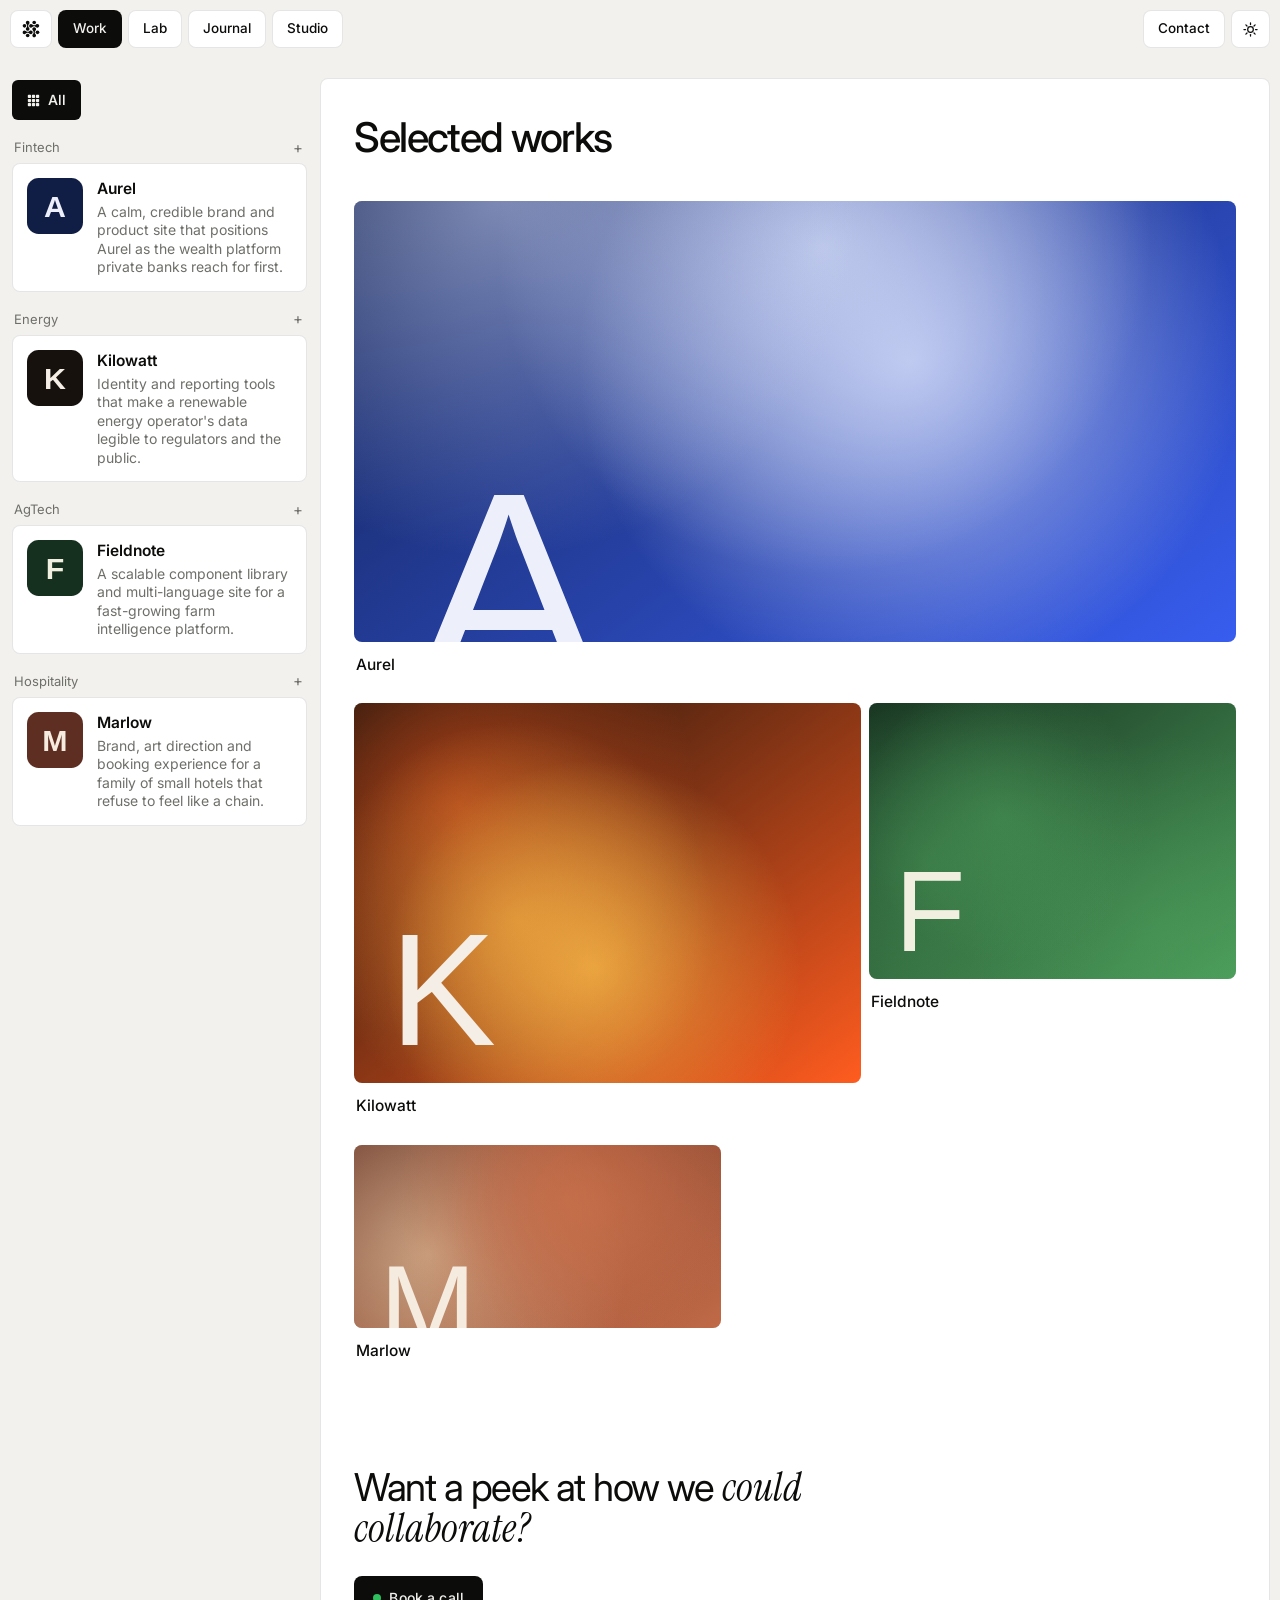
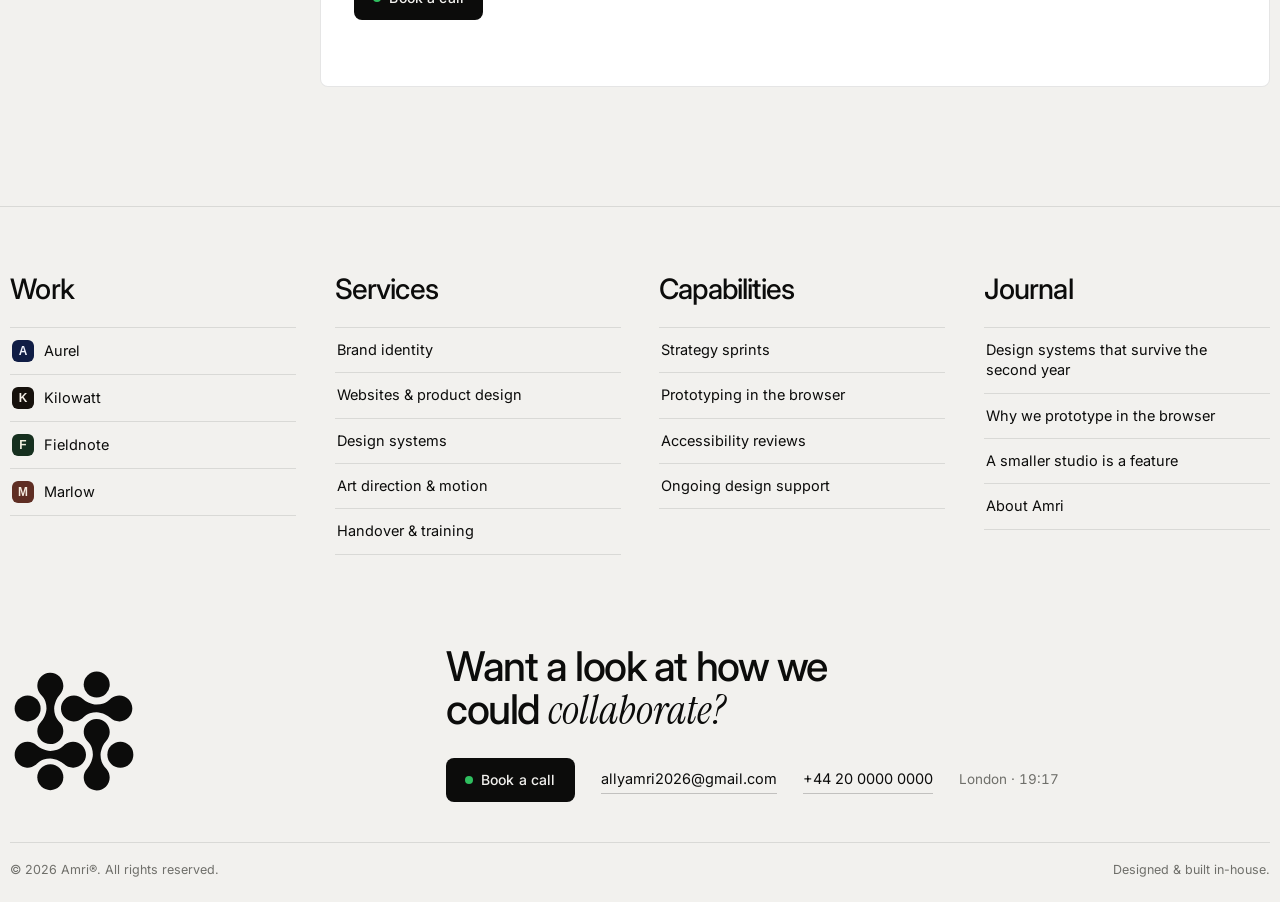
<file: work.html>
<!doctype html>
<html lang="en">
<head>
  <meta charset="utf-8" />
  <meta name="viewport" content="width=device-width, initial-scale=1" />
  <title>Work — Amri®</title>
  <meta name="description" content="Selected work by Amri — brand identity, websites and digital products for ambitious teams across fintech, energy, agtech and hospitality." />
  <link rel="canonical" href="https://example.com/work.html" /><!-- [TEMP] replace with real domain -->
  <meta property="og:type" content="website" />
  <meta property="og:title" content="Work — Amri®" />
  <meta property="og:description" content="Selected work by Amri — brand identity, websites and digital products." />
  <meta property="og:image" content="assets/img/aurel-1.svg" />
  <meta name="twitter:card" content="summary_large_image" />
  <link rel="icon" href="assets/img/logo-dark.svg" type="image/svg+xml" />
  <link rel="preconnect" href="https://fonts.googleapis.com" />
  <link rel="preconnect" href="https://fonts.gstatic.com" crossorigin />
  <link href="https://fonts.googleapis.com/css2?family=Inter:wght@400;500;600&family=Instrument+Serif:ital@0;1&display=swap" rel="stylesheet" />
  <link rel="stylesheet" href="styles/main.css" />
</head>
<body>

  <a class="skip-link" href="#main">Skip to content</a>

  <!-- ============================================= floating navigation -->
  <header class="site-nav" aria-label="Primary">
    <nav class="nav-group nav-group--left" aria-label="Site">
      <a class="nav-brand" href="index.html" aria-label="Amri — home">
        <svg viewBox="0 0 283.46 283.46" width="18" height="18" aria-hidden="true" focusable="false">
          <g fill="currentColor">
            <path d="M168.3,194.37c-.05,15.4-12.48,28.2-27.87,28.66-8.09.25-15.46-2.85-20.83-8.01-3.38-3.25-7.35-5.81-11.69-7.58-5.61-2.28-12.95-4.74-18.62-4.74-5.33,0-10.39.83-14.99,2.33-5.66,1.85-10.64,5.26-14.84,9.48-.99.99-2.05,1.92-3.17,2.76t-.01.01c-5.17,3.86-11.68,6.02-18.71,5.66-14.75-.75-26.67-12.83-27.24-27.58-.64-16.42,12.47-29.93,28.75-29.93,7.62,0,14.55,2.96,19.7,7.79,3.52,3.31,7.56,6.02,12.04,7.83,5.59,2.27,12.88,4.7,18.5,4.7s10.42-.84,15.03-2.34c5.65-1.85,10.62-5.25,14.82-9.46.98-.99,2.04-1.9,3.16-2.74,0,0,0,0,0,0,4.8-3.59,10.76-5.72,17.22-5.72,15.92,0,28.82,12.94,28.77,28.87Z"/>
            <path d="M270.89,91.88c-.05,15.4-12.48,28.2-27.87,28.66-8.09.25-15.46-2.85-20.83-8.01-3.38-3.25-7.35-5.81-11.69-7.58-5.61-2.28-12.95-4.74-18.62-4.74-5.33,0-10.39.83-14.99,2.33-5.66,1.85-10.64,5.26-14.84,9.48-.99.99-2.05,1.92-3.17,2.76t-.01.01c-5.17,3.86-11.68,6.02-18.71,5.66-14.75-.75-26.67-12.83-27.24-27.58-.64-16.42,12.47-29.93,28.75-29.93,7.62,0,14.55,2.96,19.7,7.79,3.52,3.31,7.56,6.02,12.04,7.83,5.59,2.27,12.88,4.7,18.5,4.7s10.42-.84,15.03-2.34c5.65-1.85,10.62-5.25,14.82-9.46.98-.99,2.04-1.9,3.16-2.74,0,0,0,0,0,0,4.8-3.59,10.76-5.72,17.22-5.72,15.92,0,28.82,12.94,28.77,28.87Z"/>
            <path d="M89.17,170.76c-15.4-.05-28.2-12.48-28.66-27.87-.25-8.09,2.85-15.46,8.01-20.83,3.25-3.38,5.81-7.35,7.58-11.69,2.28-5.61,4.74-12.95,4.74-18.62,0-5.33-.83-10.39-2.33-14.99-1.85-5.66-5.26-10.64-9.48-14.84-.99-.99-1.92-2.05-2.76-3.17t-.01-.01c-3.86-5.17-6.02-11.68-5.66-18.71.75-14.75,12.83-26.67,27.58-27.24,16.42-.64,29.93,12.47,29.93,28.75,0,7.62-2.96,14.55-7.79,19.7-3.31,3.52-6.02,7.56-7.83,12.04-2.27,5.59-4.7,12.88-4.7,18.5s.84,10.42,2.34,15.03c1.85,5.65,5.25,10.62,9.46,14.82.99.98,1.9,2.04,2.74,3.16,0,0,0,0,0,0,3.59,4.8,5.72,10.76,5.72,17.22,0,15.92-12.94,28.82-28.87,28.77Z"/>
            <path d="M191.88,273.25c-15.4-.05-28.2-12.48-28.66-27.87-.25-8.09,2.85-15.46,8.01-20.83,3.25-3.38,5.81-7.35,7.58-11.69,2.28-5.61,4.74-12.95,4.74-18.62,0-5.33-.83-10.39-2.33-14.99-1.85-5.66-5.26-10.64-9.48-14.84-.99-.99-1.92-2.05-2.76-3.17t-.01-.01c-3.86-5.17-6.02-11.68-5.66-18.71.75-14.75,12.83-26.67,27.58-27.24,16.42-.64,29.93,12.47,29.93,28.75,0,7.62-2.96,14.55-7.79,19.7-3.31,3.52-6.02,7.56-7.83,12.04-2.27,5.59-4.7,12.88-4.7,18.5s.84,10.42,2.34,15.03c1.85,5.65,5.25,10.62,9.46,14.82.99.98,1.9,2.04,2.74,3.16,0,0,0,0,0,0,3.59,4.8,5.72,10.76,5.72,17.22,0,15.92-12.94,28.82-28.87,28.77Z"/>
            <circle cx="192.01" cy="38.99" r="28.78"/>
            <circle cx="89.3" cy="243.99" r="28.78"/>
            <circle cx="39.06" cy="91.76" r="28.78"/>
            <circle cx="244.4" cy="194.24" r="28.78"/>
          </g>
        </svg>
      </a>
      <div class="nav-links" role="list">
        <a class="nav-btn is-active" role="listitem" href="work.html" aria-current="page">Work</a>
        <a class="nav-btn" role="listitem" href="index.html#lab">Lab</a>
        <a class="nav-btn" role="listitem" href="index.html#journal">Journal</a>
        <a class="nav-btn" role="listitem" href="index.html#studio">Studio</a>
      </div>
    </nav>
    <div class="nav-group nav-group--right">
      <a class="nav-btn" href="#contact">Contact</a>
      <button class="nav-btn nav-btn--icon" id="theme-toggle" type="button" aria-label="Toggle dark mode" aria-pressed="false">
        <svg viewBox="0 0 24 24" width="15" height="15" aria-hidden="true" focusable="false">
          <circle cx="12" cy="12" r="4.5" fill="none" stroke="currentColor" stroke-width="2"/>
          <g stroke="currentColor" stroke-width="2" stroke-linecap="round">
            <line x1="12" y1="1.5" x2="12" y2="4"/><line x1="12" y1="20" x2="12" y2="22.5"/>
            <line x1="1.5" y1="12" x2="4" y2="12"/><line x1="20" y1="12" x2="22.5" y2="12"/>
            <line x1="4.6" y1="4.6" x2="6.4" y2="6.4"/><line x1="17.6" y1="17.6" x2="19.4" y2="19.4"/>
            <line x1="4.6" y1="19.4" x2="6.4" y2="17.6"/><line x1="17.6" y1="6.4" x2="19.4" y2="4.6"/>
          </g>
        </svg>
      </button>
    </div>
  </header>

  <!-- ================================================ directory + panel -->
  <main id="main" class="work-page">

    <aside class="work-directory" aria-label="Clients by industry">
      <button class="dir-all" id="dir-all" type="button" aria-pressed="true">
        <svg viewBox="0 0 16 16" width="13" height="13" aria-hidden="true" focusable="false">
          <g fill="currentColor">
            <rect x="1" y="1" width="4" height="4" rx="1"/><rect x="6" y="1" width="4" height="4" rx="1"/><rect x="11" y="1" width="4" height="4" rx="1"/>
            <rect x="1" y="6" width="4" height="4" rx="1"/><rect x="6" y="6" width="4" height="4" rx="1"/><rect x="11" y="6" width="4" height="4" rx="1"/>
            <rect x="1" y="11" width="4" height="4" rx="1"/><rect x="6" y="11" width="4" height="4" rx="1"/><rect x="11" y="11" width="4" height="4" rx="1"/>
          </g>
        </svg>
        All
      </button>
      <div class="dir-list" id="dir-list"><!-- rendered from data.js --></div>
    </aside>

    <section class="work-panel" aria-live="polite">
      <button class="panel-close" id="panel-close" type="button" aria-label="Back to all work" hidden>
        <svg viewBox="0 0 14 14" width="13" height="13" aria-hidden="true" focusable="false">
          <g stroke="currentColor" stroke-width="1.8" stroke-linecap="round">
            <line x1="2" y1="2" x2="12" y2="12"/><line x1="12" y1="2" x2="2" y2="12"/>
          </g>
        </svg>
      </button>
      <div class="panel-content panel-anim" id="panel-content"><!-- rendered from work.js --></div>
    </section>

  </main>

  <!-- ================================================= directory footer -->
  <footer class="footer" id="contact" aria-label="Directory and contact">
    <div class="footer-directory" id="footer-directory"><!-- rendered from data.js --></div>

    <div class="footer-cta">
      <div class="footer-mark" aria-hidden="true">
        <svg viewBox="0 0 283.46 283.46" width="120" height="120" focusable="false">
          <g fill="currentColor">
            <path d="M168.3,194.37c-.05,15.4-12.48,28.2-27.87,28.66-8.09.25-15.46-2.85-20.83-8.01-3.38-3.25-7.35-5.81-11.69-7.58-5.61-2.28-12.95-4.74-18.62-4.74-5.33,0-10.39.83-14.99,2.33-5.66,1.85-10.64,5.26-14.84,9.48-.99.99-2.05,1.92-3.17,2.76t-.01.01c-5.17,3.86-11.68,6.02-18.71,5.66-14.75-.75-26.67-12.83-27.24-27.58-.64-16.42,12.47-29.93,28.75-29.93,7.62,0,14.55,2.96,19.7,7.79,3.52,3.31,7.56,6.02,12.04,7.83,5.59,2.27,12.88,4.7,18.5,4.7s10.42-.84,15.03-2.34c5.65-1.85,10.62-5.25,14.82-9.46.98-.99,2.04-1.9,3.16-2.74,0,0,0,0,0,0,4.8-3.59,10.76-5.72,17.22-5.72,15.92,0,28.82,12.94,28.77,28.87Z"/>
            <path d="M270.89,91.88c-.05,15.4-12.48,28.2-27.87,28.66-8.09.25-15.46-2.85-20.83-8.01-3.38-3.25-7.35-5.81-11.69-7.58-5.61-2.28-12.95-4.74-18.62-4.74-5.33,0-10.39.83-14.99,2.33-5.66,1.85-10.64,5.26-14.84,9.48-.99.99-2.05,1.92-3.17,2.76t-.01.01c-5.17,3.86-11.68,6.02-18.71,5.66-14.75-.75-26.67-12.83-27.24-27.58-.64-16.42,12.47-29.93,28.75-29.93,7.62,0,14.55,2.96,19.7,7.79,3.52,3.31,7.56,6.02,12.04,7.83,5.59,2.27,12.88,4.7,18.5,4.7s10.42-.84,15.03-2.34c5.65-1.85,10.62-5.25,14.82-9.46.98-.99,2.04-1.9,3.16-2.74,0,0,0,0,0,0,4.8-3.59,10.76-5.72,17.22-5.72,15.92,0,28.82,12.94,28.77,28.87Z"/>
            <path d="M89.17,170.76c-15.4-.05-28.2-12.48-28.66-27.87-.25-8.09,2.85-15.46,8.01-20.83,3.25-3.38,5.81-7.35,7.58-11.69,2.28-5.61,4.74-12.95,4.74-18.62,0-5.33-.83-10.39-2.33-14.99-1.85-5.66-5.26-10.64-9.48-14.84-.99-.99-1.92-2.05-2.76-3.17t-.01-.01c-3.86-5.17-6.02-11.68-5.66-18.71.75-14.75,12.83-26.67,27.58-27.24,16.42-.64,29.93,12.47,29.93,28.75,0,7.62-2.96,14.55-7.79,19.7-3.31,3.52-6.02,7.56-7.83,12.04-2.27,5.59-4.7,12.88-4.7,18.5s.84,10.42,2.34,15.03c1.85,5.65,5.25,10.62,9.46,14.82.99.98,1.9,2.04,2.74,3.16,0,0,0,0,0,0,3.59,4.8,5.72,10.76,5.72,17.22,0,15.92-12.94,28.82-28.87,28.77Z"/>
            <path d="M191.88,273.25c-15.4-.05-28.2-12.48-28.66-27.87-.25-8.09,2.85-15.46,8.01-20.83,3.25-3.38,5.81-7.35,7.58-11.69,2.28-5.61,4.74-12.95,4.74-18.62,0-5.33-.83-10.39-2.33-14.99-1.85-5.66-5.26-10.64-9.48-14.84-.99-.99-1.92-2.05-2.76-3.17t-.01-.01c-3.86-5.17-6.02-11.68-5.66-18.71.75-14.75,12.83-26.67,27.58-27.24,16.42-.64,29.93,12.47,29.93,28.75,0,7.62-2.96,14.55-7.79,19.7-3.31,3.52-6.02,7.56-7.83,12.04-2.27,5.59-4.7,12.88-4.7,18.5s.84,10.42,2.34,15.03c1.85,5.65,5.25,10.62,9.46,14.82.99.98,1.9,2.04,2.74,3.16,0,0,0,0,0,0,3.59,4.8,5.72,10.76,5.72,17.22,0,15.92-12.94,28.82-28.87,28.77Z"/>
            <circle cx="192.01" cy="38.99" r="28.78"/>
            <circle cx="89.3" cy="243.99" r="28.78"/>
            <circle cx="39.06" cy="91.76" r="28.78"/>
            <circle cx="244.4" cy="194.24" r="28.78"/>
          </g>
        </svg>
      </div>
      <div class="footer-cta-copy">
        <p class="footer-question">Want a look at how we could <em>collaborate?</em></p>
        <div class="footer-contact">
          <a class="btn btn--solid" href="mailto:allyamri2026@gmail.com?subject=Book%20a%20call"><span class="dot" aria-hidden="true"></span>Book a call</a>
          <a class="footer-link" href="mailto:allyamri2026@gmail.com">allyamri2026@gmail.com</a>
          <a class="footer-link" href="tel:+442000000000">+44 20 0000 0000</a><!-- [TEMP] phone -->
          <span class="footer-time"><span id="footer-city">London</span> &middot; <span id="footer-clock" aria-label="local time">00:00</span></span>
        </div>
      </div>
    </div>

    <div class="footer-base">
      <span>&copy; <span id="year">2026</span> Amri&reg;. All rights reserved.</span>
      <span>Designed &amp; built in-house.</span>
    </div>
  </footer>

  <script src="scripts/data.js"></script>
  <script src="scripts/main.js"></script>
  <script src="scripts/work.js"></script>
</body>
</html>
</file>
<file: styles/main.css>
/* =========================================================================
   AMRI® — homepage stylesheet
   Editorial, grid-based, near-monochrome. Tokens first, sections after.
   ========================================================================= */

/* ------------------------------------------------------------ tokens */
:root {
  --bg: #f2f1ee;
  --surface: #ffffff;
  --panel: #e9e8e3;
  --ink: #0c0c0b;
  --ink-2: #6f6f6a;
  --line: rgba(0, 0, 0, 0.1);
  --line-strong: rgba(0, 0, 0, 0.2);
  --accent: #0c0c0b;
  --green: #2fbf5f;

  --gutter: clamp(8px, 0.8vw, 12px);
  --gap: clamp(6px, 0.6vw, 10px);
  --radius-s: 6px;
  --radius-m: 8px;

  --font-sans: "Inter", "Helvetica Neue", Helvetica, Arial, sans-serif;
  --font-serif: "Instrument Serif", Georgia, "Times New Roman", serif;

  --ease: cubic-bezier(0.33, 1, 0.68, 1);
  --t-fast: 180ms;
  --t-slow: 700ms;

  color-scheme: light;
}

:root[data-theme="dark"] {
  --bg: #131312;
  --surface: #1f1f1d;
  --panel: #1a1a19;
  --ink: #ecece7;
  --ink-2: #98978f;
  --line: rgba(255, 255, 255, 0.12);
  --line-strong: rgba(255, 255, 255, 0.24);
  color-scheme: dark;
}

/* ------------------------------------------------------------- reset */
*,
*::before,
*::after {
  box-sizing: border-box;
}

html {
  scroll-behavior: smooth;
}

body {
  margin: 0;
  background: var(--bg);
  color: var(--ink);
  font-family: var(--font-sans);
  font-size: clamp(15px, 0.5vw + 13px, 17px);
  line-height: 1.4;
  -webkit-font-smoothing: antialiased;
  transition: background-color 320ms var(--ease), color 320ms var(--ease);
}

img {
  max-width: 100%;
  display: block;
  height: auto;
}

h1,
h2,
h3,
p,
figure,
ul {
  margin: 0;
  padding: 0;
}

ul {
  list-style: none;
}

a {
  color: inherit;
}

em {
  font-family: var(--font-serif);
  font-style: italic;
  font-weight: 400;
  letter-spacing: 0;
}

.visually-hidden {
  position: absolute;
  width: 1px;
  height: 1px;
  overflow: hidden;
  clip: rect(0 0 0 0);
  white-space: nowrap;
}

.skip-link {
  position: fixed;
  top: 8px;
  left: 8px;
  z-index: 200;
  padding: 10px 16px;
  background: var(--ink);
  color: var(--bg);
  border-radius: var(--radius-m);
  text-decoration: none;
  transform: translateY(-200%);
}

.skip-link:focus {
  transform: none;
}

:focus-visible {
  outline: 2px solid var(--ink);
  outline-offset: 2px;
}

/* ------------------------------------------------------ reveal motion */
.reveal {
  opacity: 0;
  transform: translateY(12px);
  transition: opacity var(--t-slow) var(--ease), transform var(--t-slow) var(--ease);
}

.reveal.is-visible {
  opacity: 1;
  transform: none;
}

@media (prefers-reduced-motion: reduce) {
  html {
    scroll-behavior: auto;
  }

  .reveal {
    opacity: 1;
    transform: none;
    transition: none;
  }

  *,
  *::before,
  *::after {
    animation-duration: 0.01ms !important;
    transition-duration: 0.01ms !important;
  }
}

/* ------------------------------------------------------------ buttons */
.btn {
  display: inline-flex;
  align-items: center;
  gap: 8px;
  min-height: 44px;
  padding: 10px 18px;
  border: 1px solid transparent;
  border-radius: var(--radius-m);
  font: 500 14px/1 var(--font-sans);
  letter-spacing: 0.01em;
  text-decoration: none;
  white-space: nowrap;
  cursor: pointer;
  transition: background-color var(--t-fast) var(--ease), color var(--t-fast) var(--ease),
    border-color var(--t-fast) var(--ease), transform var(--t-fast) var(--ease);
}

.btn--solid {
  background: var(--ink);
  color: var(--bg);
}

.btn--solid:hover {
  transform: translateY(-1px);
}

.btn--ghost {
  background: var(--surface);
  color: var(--ink);
  border-color: var(--line);
}

.btn--ghost:hover {
  background: var(--ink);
  color: var(--bg);
}

.btn-arrow {
  display: inline-block;
  transition: transform var(--t-fast) var(--ease);
}

.btn:hover .btn-arrow {
  transform: translateX(3px);
}

.dot {
  width: 8px;
  height: 8px;
  border-radius: 50%;
  background: var(--green);
  flex: none;
}

/* --------------------------------------------------------- media card */
.media-card {
  position: relative;
  overflow: hidden;
  border-radius: var(--radius-m);
  background: var(--panel);
}

.media-card img {
  width: 100%;
  height: 100%;
  object-fit: cover;
  transition: transform 900ms var(--ease);
}

@media (hover: hover) {
  .media-card:hover img {
    transform: scale(1.03);
  }
}

/* -------------------------------------------------- floating navigation */
.site-nav {
  position: fixed;
  top: var(--gutter);
  left: var(--gutter);
  right: var(--gutter);
  z-index: 100;
  display: flex;
  justify-content: space-between;
  align-items: flex-start;
  gap: 12px;
  pointer-events: none;
}

.nav-group {
  display: flex;
  align-items: center;
  gap: 6px;
  pointer-events: auto;
}

.nav-links {
  display: flex;
  gap: 6px;
  max-width: 60vw;
  overflow-x: auto;
  scrollbar-width: none;
  -webkit-overflow-scrolling: touch;
}

.nav-links::-webkit-scrollbar {
  display: none;
}

.nav-brand,
.nav-btn {
  display: inline-flex;
  align-items: center;
  justify-content: center;
  gap: 6px;
  min-height: 38px;
  padding: 8px 14px;
  background: var(--surface);
  color: var(--ink);
  border: 1px solid var(--line);
  border-radius: var(--radius-m);
  font: 500 13.5px/1 var(--font-sans);
  text-decoration: none;
  white-space: nowrap;
  cursor: pointer;
  transition: background-color var(--t-fast) var(--ease), color var(--t-fast) var(--ease);
}

.nav-brand {
  padding: 8px 11px;
}

.nav-btn--icon {
  padding: 8px 11px;
}

.nav-brand:hover,
.nav-btn:hover,
.nav-btn.is-active {
  background: var(--ink);
  color: var(--bg);
}

/* --------------------------------------------------------------- hero */
.hero {
  padding: 0 var(--gutter);
  min-height: 100svh;
  display: flex;
  flex-direction: column;
  justify-content: flex-end;
  gap: clamp(24px, 3vh, 40px);
  padding-bottom: var(--gutter);
}

.hero-heading {
  margin-top: clamp(120px, 24vh, 240px);
  font-size: clamp(18px, 4vw, 58px);
  font-weight: 500;
  line-height: 0.99;
  letter-spacing: -0.045em;
  white-space: nowrap;
}

.hero-heading em {
  font-size: 1.04em;
}

.hero-grid {
  display: grid;
  grid-template-columns: minmax(0, 1fr) clamp(280px, 25vw, 420px);
  gap: var(--gap);
  align-items: stretch;
}

.hero-media {
  height: 60svh;
}

.hero-video {
  display: block;
  width: 100%;
  height: 100%;
  object-fit: cover;
  background: var(--panel);
}

/* rail */
.rail {
  position: relative;
  min-width: 0;
}

.rail-viewport {
  height: 100%;
  max-height: 60svh;
  overflow-y: auto;
  scrollbar-width: none;
  border-radius: var(--radius-s);
}

.rail-viewport::-webkit-scrollbar {
  display: none;
}

.rail-card {
  display: block;
  padding: 14px 2px 18px;
  border-top: 1px solid var(--line);
  text-decoration: none;
  color: inherit;
}

.rail-list > li:first-child .rail-card {
  border-top: 0;
  padding-top: 4px;
}

.rail-meta {
  display: flex;
  justify-content: space-between;
  align-items: baseline;
  gap: 8px;
  font-size: 12.5px;
  color: var(--ink-2);
}

.rail-meta .plus {
  font-size: 15px;
  color: var(--ink);
  transition: transform var(--t-fast) var(--ease);
}

.rail-card:hover .plus {
  transform: rotate(90deg);
}

.rail-title {
  display: block;
  margin: 8px 0 6px;
  font-size: 16.5px;
  font-weight: 550;
  letter-spacing: -0.01em;
  line-height: 1.2;
}

.rail-excerpt {
  font-size: 13.5px;
  line-height: 1.45;
  color: var(--ink-2);
  display: -webkit-box;
  -webkit-line-clamp: 2;
  -webkit-box-orient: vertical;
  overflow: hidden;
}

.rail-thumb {
  display: block;
  margin-top: 12px;
  border-radius: var(--radius-s);
  overflow: hidden;
  aspect-ratio: 16 / 10;
  background: var(--panel);
}

.rail-thumb img {
  width: 100%;
  height: 100%;
  object-fit: cover;
  transition: transform 900ms var(--ease);
}

.rail-card:hover .rail-thumb img {
  transform: scale(1.03);
}

/* ------------------------------------------------------------ sections */
section {
  padding: clamp(90px, 12vh, 160px) var(--gutter) 0;
}

.section-heading {
  font-size: clamp(30px, 3.4vw, 52px);
  font-weight: 500;
  line-height: 1.04;
  letter-spacing: -0.035em;
  max-width: 820px;
}

.section-heading--center {
  margin: 0 auto clamp(40px, 6vh, 72px);
  text-align: left;
}

.section-intro {
  display: flex;
  align-items: flex-end;
  justify-content: space-between;
  gap: 24px;
  margin-bottom: clamp(40px, 6vh, 72px);
}

.section-intro--offset .section-heading {
  margin-left: clamp(0px, 28vw, 34%);
}

/* --------------------------------------------------------------- work */
.project-row {
  display: grid;
  grid-template-columns: minmax(240px, 32%) 1fr;
  gap: clamp(16px, 2vw, 40px);
  padding: clamp(28px, 3.5vh, 44px) 0;
  border-top: 1px solid var(--line);
  text-decoration: none;
  color: inherit;
}

.project-rows > .project-row:last-child {
  border-bottom: 1px solid var(--line);
}

.project-info {
  display: flex;
  flex-direction: column;
  min-height: clamp(260px, 30vh, 360px);
}

.project-id {
  display: flex;
  align-items: center;
  gap: 12px;
}

.project-icon {
  width: 36px;
  height: 36px;
  border-radius: 9px;
  flex: none;
}

.project-name {
  font-size: 17px;
  font-weight: 550;
  letter-spacing: -0.01em;
  transition: transform var(--t-fast) var(--ease);
}

.project-industry {
  display: block;
  font-size: 13px;
  color: var(--ink-2);
}

.project-desc {
  margin-top: auto;
  padding-top: 32px;
  max-width: 40ch;
  font-size: 14.5px;
  line-height: 1.5;
  color: var(--ink-2);
}

.project-open {
  margin-top: 14px;
  font-size: 13px;
  font-weight: 500;
  opacity: 0;
  transform: translateY(4px);
  transition: opacity var(--t-fast) var(--ease), transform var(--t-fast) var(--ease);
}

.project-gallery {
  display: grid;
  grid-template-columns: repeat(3, 1fr);
  gap: var(--gap);
}

.project-gallery .media-card {
  aspect-ratio: 4 / 3;
}

@media (hover: hover) {
  .project-row:hover .media-card img {
    transform: scale(1.028);
  }

  .project-row:hover .project-name {
    transform: translateX(3px);
  }

  .project-row:hover .project-open,
  .project-row:focus-visible .project-open {
    opacity: 1;
    transform: none;
  }
}

/* -------------------------------------------------------------- voices */
.voices-grid {
  display: grid;
  grid-template-columns: 1fr 1fr;
  gap: var(--gap);
}

.voice-card {
  border-top: 1px solid var(--line);
  padding-top: var(--gap);
}

.voice-media {
  aspect-ratio: 16 / 9;
}

.voice-quote {
  margin: 18px 0 14px;
  font-family: var(--font-serif);
  font-style: italic;
  font-size: clamp(20px, 1.8vw, 27px);
  line-height: 1.2;
  letter-spacing: -0.01em;
  max-width: 30ch;
}

.voice-person {
  display: flex;
  flex-direction: column;
  gap: 2px;
  padding-bottom: 6px;
  font-size: 14.5px;
}

.voice-person .role {
  color: var(--ink-2);
  font-size: 13px;
}

/* ----------------------------------------------------------------- lab */
.lab-grid {
  columns: 5 240px;
  column-gap: var(--gap);
}

.lab-item {
  break-inside: avoid;
  margin: 0 0 var(--gap);
  display: block;
  text-decoration: none;
  color: inherit;
}

.lab-item .media-card {
  border-radius: var(--radius-s);
}

.lab-label {
  display: flex;
  justify-content: space-between;
  gap: 8px;
  padding: 7px 2px 14px;
  font-size: 12.5px;
  color: var(--ink-2);
  transition: color var(--t-fast) var(--ease);
}

.lab-label strong {
  color: var(--ink);
  font-weight: 500;
}

.lab-item:hover .lab-label {
  color: var(--ink);
}

/* -------------------------------------------------------------- studio */
.studio {
  display: grid;
  grid-template-columns: 1fr 1fr;
  gap: var(--gap);
  height: 90svh;
  /* never squeeze below the copy's natural height on short windows */
  min-height: min-content;
}

.studio-panel--text {
  background: var(--panel);
  border-radius: var(--radius-m);
  padding: clamp(24px, 3vw, 48px);
  display: flex;
  flex-direction: column;
  justify-content: space-between;
  gap: 48px;
}

.studio-copy p {
  font-size: clamp(21px, 1.9vw, 30px);
  font-weight: 450;
  line-height: 1.22;
  letter-spacing: -0.025em;
  max-width: 24ch;
}

.studio-copy p + p {
  margin-top: 1.1em;
}

.studio-actions {
  display: flex;
  flex-wrap: wrap;
  gap: 8px;
}

.studio-panel--media {
  display: flex;
  flex-direction: column;
  gap: var(--gap);
}

.studio-office {
  /* basis 0 so the office absorbs leftover height instead of dictating it */
  flex: 1 1 0;
  min-height: 180px;
}

.media-tag {
  position: absolute;
  top: 14px;
  left: 16px;
  display: flex;
  flex-direction: column;
  font-size: 13px;
  color: var(--ink);
  mix-blend-mode: normal;
}

.media-tag span {
  color: var(--ink-2);
}

.team-grid {
  display: grid;
  grid-template-columns: 1fr 1fr;
  gap: var(--gap);
}

.team-card .media-card {
  aspect-ratio: 9 / 10;
}

.team-name {
  padding: 10px 2px 0;
  font-size: 14.5px;
  font-weight: 550;
}

.team-role {
  padding: 1px 2px 0;
  font-size: 13px;
  color: var(--ink-2);
}

/* -------------------------------------------------------------- footer */
.footer {
  margin-top: clamp(90px, 12vh, 160px);
  padding: clamp(48px, 7vh, 90px) var(--gutter) 24px;
  border-top: 1px solid var(--line);
}

.footer-directory {
  display: grid;
  grid-template-columns: repeat(4, 1fr);
  gap: clamp(20px, 3vw, 48px);
}

.footer-col h3 {
  font-size: clamp(24px, 2.2vw, 34px);
  font-weight: 500;
  letter-spacing: -0.03em;
  margin-bottom: 18px;
}

.footer-row {
  display: flex;
  align-items: center;
  gap: 10px;
  padding: 12px 2px;
  min-height: 44px;
  border-top: 1px solid var(--line);
  font-size: 14.5px;
  text-decoration: none;
  color: inherit;
}

.footer-row:last-child {
  border-bottom: 1px solid var(--line);
}

.footer-row img {
  width: 22px;
  height: 22px;
  border-radius: 6px;
  flex: none;
}

.footer-row .label {
  transition: transform var(--t-fast) var(--ease);
}

.footer-row .arrow {
  margin-left: auto;
  opacity: 0;
  transition: opacity var(--t-fast) var(--ease), transform var(--t-fast) var(--ease);
}

.footer-row:hover .label {
  transform: translateX(3px);
}

.footer-row:hover .arrow {
  opacity: 1;
  transform: translateX(2px);
}

/* footer CTA */
.footer-cta {
  display: grid;
  grid-template-columns: minmax(160px, 1fr) 2fr;
  align-items: end;
  gap: 24px;
  padding: clamp(60px, 10vh, 120px) 0 40px;
}

.footer-mark svg {
  width: clamp(90px, 10vw, 150px);
  height: auto;
  animation: mark-spin 28s linear infinite;
  transform-origin: 50% 50%;
}

@keyframes mark-spin {
  to {
    transform: rotate(360deg);
  }
}

@media (prefers-reduced-motion: reduce) {
  .footer-mark svg {
    animation: none;
  }
}

.footer-question {
  font-size: clamp(30px, 3.2vw, 48px);
  font-weight: 500;
  letter-spacing: -0.035em;
  line-height: 1.05;
  max-width: 16ch;
  margin-bottom: 26px;
}

.footer-contact {
  display: flex;
  flex-wrap: wrap;
  align-items: center;
  gap: 12px 26px;
}

.footer-link {
  font-size: 14.5px;
  text-decoration: none;
  border-bottom: 1px solid var(--line-strong);
  padding: 4px 0;
  transition: border-color var(--t-fast) var(--ease);
}

.footer-link:hover {
  border-color: var(--ink);
}

.footer-time {
  font-size: 13.5px;
  color: var(--ink-2);
  font-variant-numeric: tabular-nums;
}

.footer-base {
  display: flex;
  justify-content: space-between;
  gap: 12px;
  padding-top: 18px;
  border-top: 1px solid var(--line);
  font-size: 12.5px;
  color: var(--ink-2);
}

/* ========================================================== responsive */
@media (max-width: 1100px) {
  .hero-grid {
    grid-template-columns: minmax(0, 1fr) clamp(250px, 32vw, 340px);
  }

  .section-intro--offset .section-heading {
    margin-left: 0;
  }

  .footer-directory {
    grid-template-columns: 1fr 1fr;
  }
}

@media (max-width: 860px) {
  .hero {
    min-height: auto;
  }

  .hero-heading {
    margin-top: 120px;
  }

  .hero-grid {
    grid-template-columns: 1fr;
  }

  .rail-viewport {
    max-height: none;
    overflow: visible;
  }

  /* compact editorial rows when the rail stacks under the hero */
  .rail-card {
    display: grid;
    grid-template-columns: minmax(0, 1fr) clamp(110px, 18vw, 150px);
    column-gap: 16px;
    align-items: start;
  }

  .rail-meta {
    grid-column: 1 / -1;
  }

  .rail-title,
  .rail-excerpt {
    grid-column: 1;
  }

  .rail-thumb {
    grid-column: 2;
    grid-row: 2 / span 2;
    margin-top: 10px;
  }

  .project-row {
    grid-template-columns: 1fr;
    gap: 18px;
  }

  .project-info {
    min-height: 0;
  }

  .project-desc {
    margin-top: 0;
    padding-top: 14px;
  }

  .project-gallery {
    grid-auto-flow: column;
    grid-auto-columns: 72%;
    grid-template-columns: none;
    overflow-x: auto;
    scroll-snap-type: x mandatory;
    -webkit-overflow-scrolling: touch;
    padding-bottom: 6px;
  }

  .project-gallery .media-card {
    scroll-snap-align: start;
  }

  .voices-grid,
  .studio {
    grid-template-columns: 1fr;
  }

  .studio {
    height: auto;
  }

  .studio-office {
    flex: none;
    aspect-ratio: 14 / 9;
    min-height: 0;
  }

  .footer-cta {
    grid-template-columns: 1fr;
    align-items: start;
  }
}

@media (max-width: 560px) {
  .lab-grid {
    columns: 2;
  }

  .lab-label {
    font-size: 11.5px;
  }

  .nav-links {
    max-width: 44vw;
  }

  .team-grid {
    grid-template-columns: 1fr;
  }

  .footer-directory {
    grid-template-columns: 1fr;
  }

  .footer-base {
    flex-direction: column;
    gap: 4px;
  }
}

/* ==================================================== work page */
.work-page {
  display: grid;
  grid-template-columns: minmax(280px, 24%) 1fr;
  gap: var(--gap);
  align-items: start;
  padding: calc(58px + var(--gutter) * 2) var(--gutter) var(--gutter);
  min-height: 100svh;
}

/* ------------------------------------------------- directory */
.work-directory {
  position: sticky;
  top: calc(58px + var(--gutter));
  max-height: calc(100svh - 58px - var(--gutter) * 2);
  overflow-y: auto;
  display: flex;
  flex-direction: column;
  gap: 18px;
  padding: 2px 6px 24px 2px;
  scrollbar-width: thin;
}

.dir-all {
  align-self: flex-start;
  display: inline-flex;
  align-items: center;
  gap: 8px;
  padding: 9px 14px;
  background: var(--surface);
  color: var(--ink);
  border: 1px solid var(--line);
  border-radius: var(--radius-s);
  font: inherit;
  font-size: 14px;
  font-weight: 550;
  cursor: pointer;
  transition: background-color var(--t-fast) var(--ease), color var(--t-fast) var(--ease);
}

.dir-all[aria-pressed="true"],
.dir-all:hover {
  background: var(--ink);
  color: var(--bg);
}

.dir-list {
  display: flex;
  flex-direction: column;
  gap: 18px;
}

.dir-head {
  display: flex;
  justify-content: space-between;
  align-items: center;
  padding: 0 4px 7px 2px;
  font-size: 13px;
  color: var(--ink-2);
}

.dir-state {
  font-size: 15px;
  line-height: 1;
  color: var(--ink-2);
}

.dir-card {
  display: flex;
  gap: 14px;
  width: 100%;
  text-align: left;
  background: var(--surface);
  border: 1px solid var(--line);
  border-radius: var(--radius-m);
  padding: 14px;
  font: inherit;
  color: inherit;
  cursor: pointer;
  transition: border-color var(--t-fast) var(--ease), background-color var(--t-fast) var(--ease);
}

.dir-card:hover {
  border-color: var(--line-strong);
}

.dir-card.is-active {
  background: var(--panel);
  border-color: var(--line-strong);
}

.dir-card img {
  width: 56px;
  height: 56px;
  flex: none;
  border-radius: var(--radius-s);
}

.dir-card strong {
  display: block;
  font-size: 15.5px;
  font-weight: 600;
  margin-bottom: 3px;
}

.dir-card .desc {
  display: block;
  font-size: 14px;
  line-height: 1.32;
  color: var(--ink-2);
}

/* ----------------------------------------------------- panel */
.work-panel {
  position: relative;
  background: var(--surface);
  border: 1px solid var(--line);
  border-radius: var(--radius-m);
  padding: clamp(20px, 2.6vw, 44px);
  min-height: calc(100svh - 58px - var(--gutter) * 3);
}

.panel-close {
  position: absolute;
  top: 18px;
  right: 18px;
  z-index: 5;
  display: grid;
  place-items: center;
  width: 38px;
  height: 38px;
  background: var(--surface);
  color: var(--ink);
  border: 1px solid var(--line);
  border-radius: var(--radius-s);
  cursor: pointer;
  transition: background-color var(--t-fast) var(--ease), color var(--t-fast) var(--ease);
}

.panel-close:hover {
  background: var(--ink);
  color: var(--bg);
}

.panel-close[hidden] {
  display: none;
}

@media (prefers-reduced-motion: no-preference) {
  .panel-anim {
    animation: panel-in 360ms var(--ease);
  }

  @keyframes panel-in {
    from {
      opacity: 0;
      transform: translateY(10px);
    }

    to {
      opacity: 1;
      transform: none;
    }
  }
}

.panel-title {
  font-size: clamp(32px, 3.2vw, 52px);
  font-weight: 500;
  letter-spacing: -0.04em;
  line-height: 1;
  margin: 4px 0 clamp(28px, 3.4vw, 56px);
}

/* all-works flow */
.works-flow {
  display: flex;
  flex-direction: column;
}

.works-row {
  display: grid;
  grid-template-columns: 58fr 42fr;
  gap: var(--gap);
}

.works-row--full {
  grid-template-columns: 1fr;
}

.works-flow .works-row:nth-child(4n + 3) {
  grid-template-columns: 42fr 58fr;
}

.works-item {
  display: block;
  min-width: 0;
  text-decoration: none;
}

.works-item .media-card {
  aspect-ratio: 4 / 3;
}

.works-row--full .media-card {
  aspect-ratio: 16 / 8;
}

.works-item .media-card img {
  width: 100%;
  height: 100%;
  object-fit: cover;
  transition: transform var(--t-slow) var(--ease);
}

.works-item:hover .media-card img,
.works-item:focus-visible .media-card img {
  transform: scale(1.03);
}

.works-cap {
  display: block;
  padding: 12px 2px 28px;
  font-size: 15.5px;
  font-weight: 500;
}

.works-cta {
  padding: clamp(40px, 6vw, 90px) 0 clamp(20px, 2.6vw, 44px);
  max-width: 620px;
}

.works-question {
  font-size: clamp(30px, 3vw, 48px);
  letter-spacing: -0.04em;
  line-height: 1.04;
  margin-bottom: 26px;
}

.works-question em {
  font-size: 1.04em;
}

/* client case view */
.case-head {
  display: flex;
  align-items: baseline;
  gap: 28px;
  padding-right: 56px;
}

.case-head h1 {
  font-size: clamp(28px, 2.6vw, 44px);
  font-weight: 550;
  letter-spacing: -0.035em;
  line-height: 1;
}

.case-visit {
  font-size: 14.5px;
  font-weight: 500;
  text-decoration: none;
  color: var(--ink);
}

.case-visit span {
  display: inline-block;
  transition: transform var(--t-fast) var(--ease);
}

.case-visit:hover span {
  transform: translate(2px, -2px);
}

.case-visit.is-muted {
  color: var(--ink-2);
  cursor: default;
}

.case-statement {
  font-family: var(--font-serif);
  font-size: clamp(27px, 2.9vw, 46px);
  line-height: 1.12;
  letter-spacing: -0.01em;
  max-width: 22em;
  margin: clamp(24px, 3vw, 46px) 0 clamp(24px, 3vw, 42px);
}

.case-scope {
  display: grid;
  grid-template-columns: repeat(auto-fit, minmax(min(170px, 100%), 1fr));
  gap: 20px 24px;
  max-width: 1050px;
  margin-bottom: clamp(26px, 3.2vw, 44px);
}

.case-scope h3 {
  font-size: 15px;
  font-weight: 600;
  margin-bottom: 7px;
}

.case-scope li {
  font-size: 14.5px;
  line-height: 1.55;
  color: var(--ink-2);
}

.case-media {
  display: grid;
  grid-template-columns: 1fr 1fr;
  gap: var(--gap);
}

.case-media .media-card {
  aspect-ratio: 4 / 3;
}

.case-media .media-card img {
  width: 100%;
  height: 100%;
  object-fit: cover;
}

.case-media .case-full {
  grid-column: 1 / -1;
  aspect-ratio: 16 / 8;
}

.case-next {
  padding-top: clamp(24px, 3vw, 40px);
}

/* ----------------------------------------------- responsive */
@media (max-width: 1024px) {
  .work-page {
    grid-template-columns: 1fr;
  }

  .work-directory {
    position: static;
    max-height: none;
    overflow: visible;
    padding: 2px 0 0;
    gap: 12px;
  }

  .dir-list {
    flex-direction: row;
    align-items: stretch;
    overflow-x: auto;
    overscroll-behavior-x: contain;
    -webkit-overflow-scrolling: touch;
    gap: var(--gap);
    padding: 0 2px 10px;
  }

  .dir-group {
    flex: none;
    width: min(300px, 78vw);
    display: flex;
    flex-direction: column;
  }

  .dir-card {
    flex: 1;
  }
}

@media (max-width: 560px) {
  .works-row,
  .case-media {
    grid-template-columns: 1fr;
  }

  .works-flow .works-row:nth-child(4n + 3) {
    grid-template-columns: 1fr;
  }

  .works-item .media-card,
  .works-row--full .media-card,
  .case-media .media-card,
  .case-media .case-full {
    aspect-ratio: 4 / 3;
  }

  .case-head {
    flex-wrap: wrap;
    gap: 12px;
  }
}
</file>
